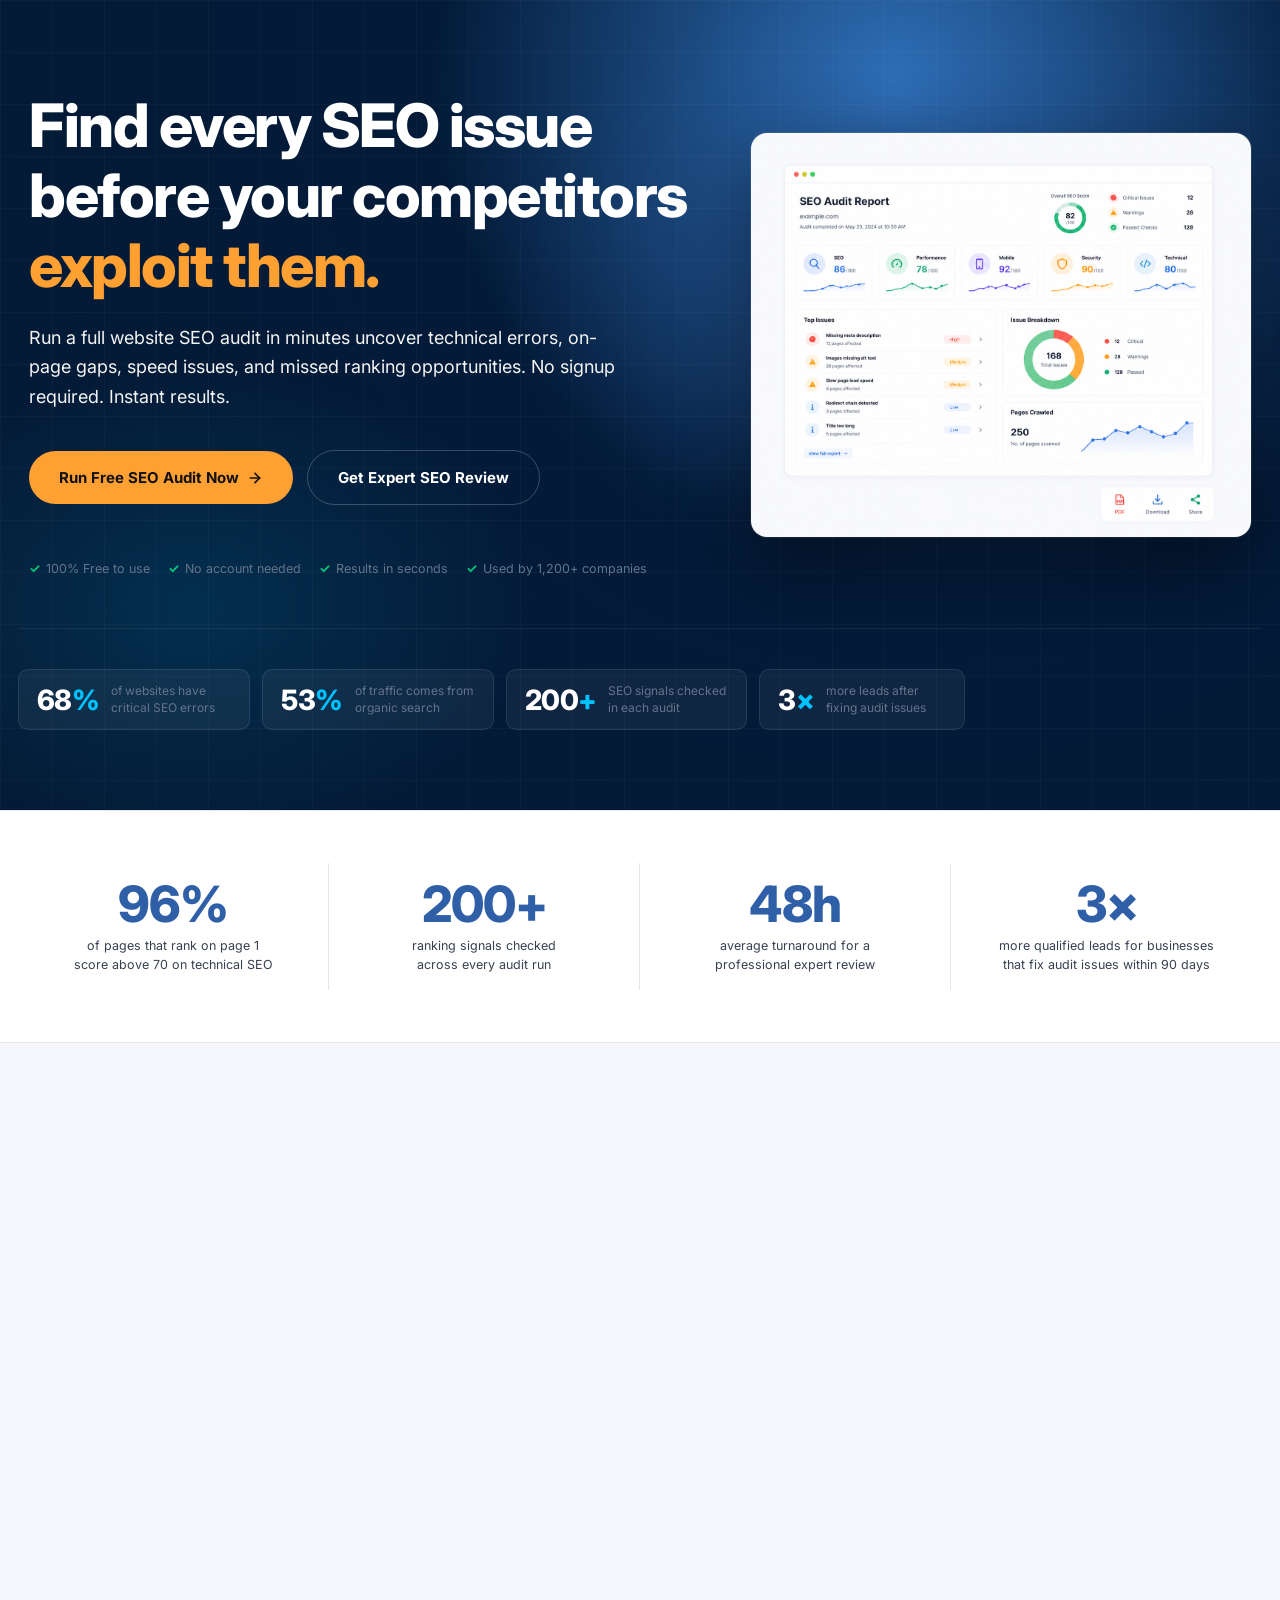
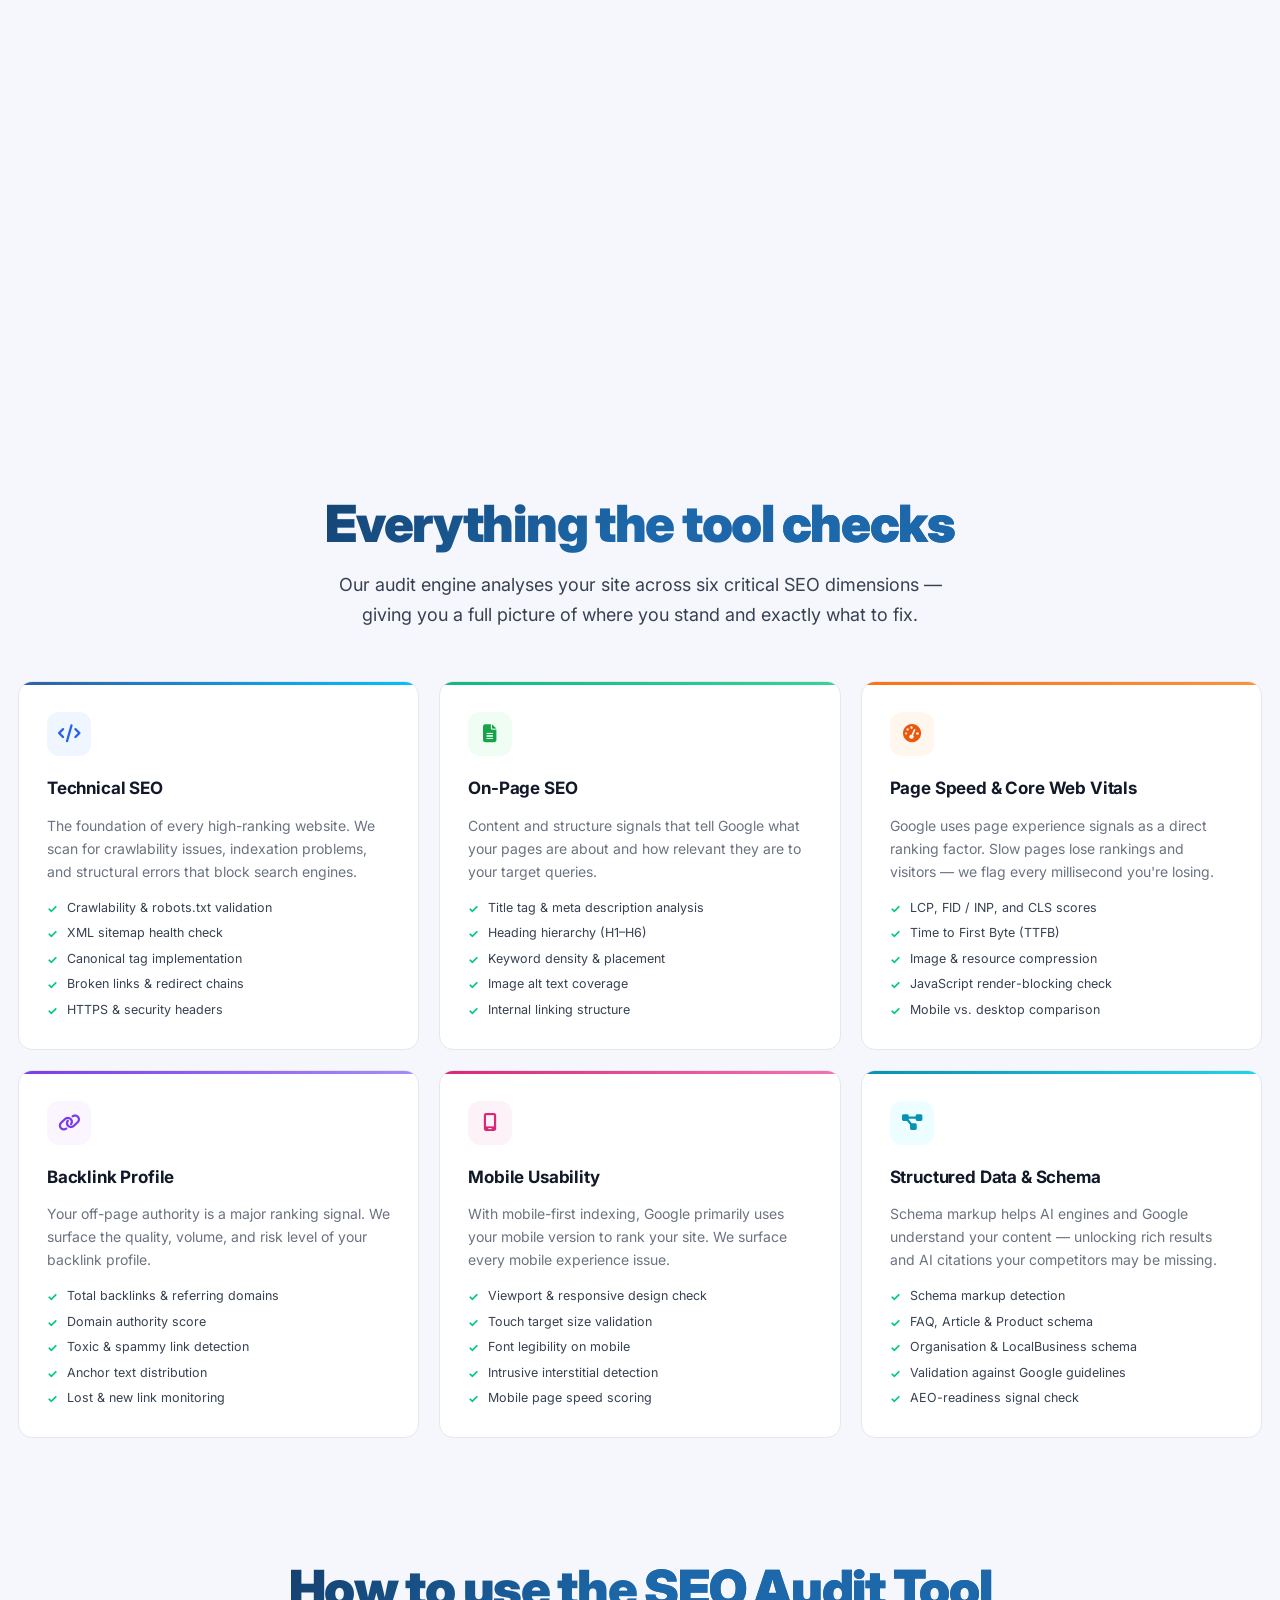
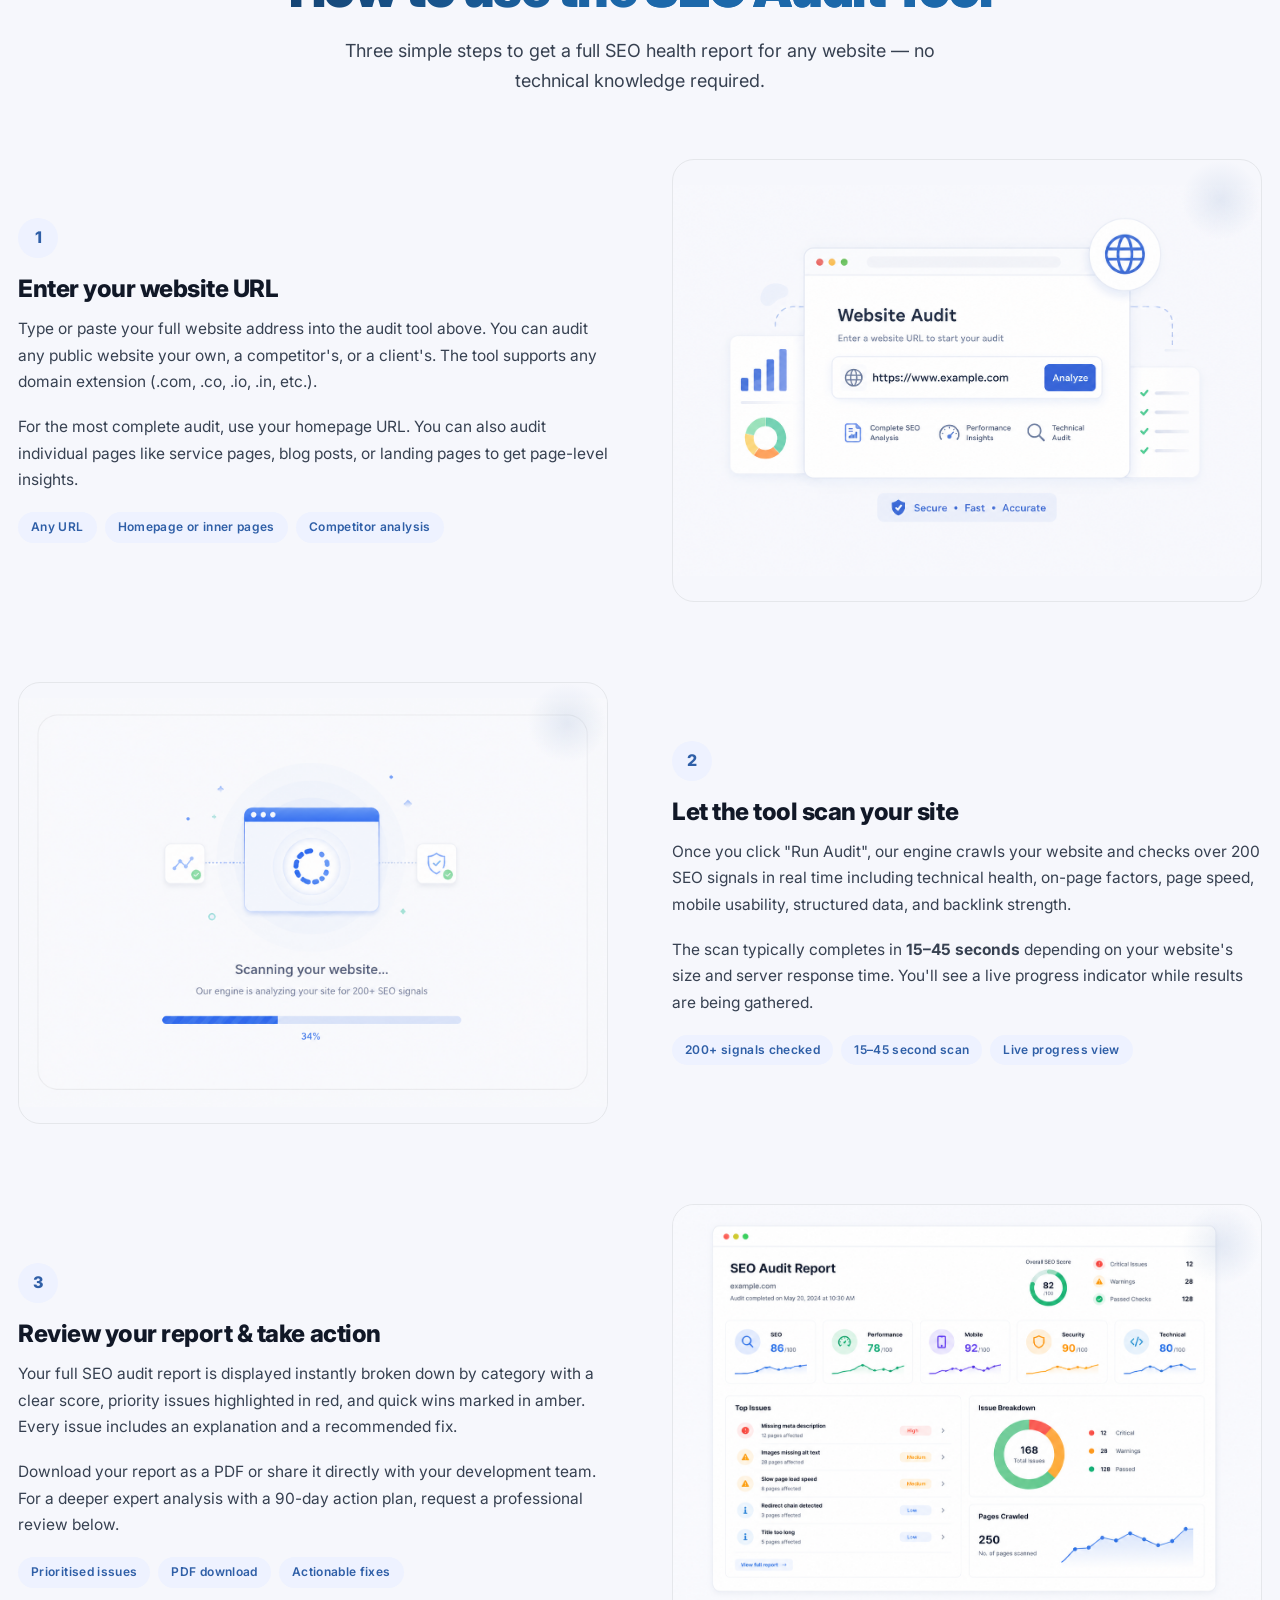
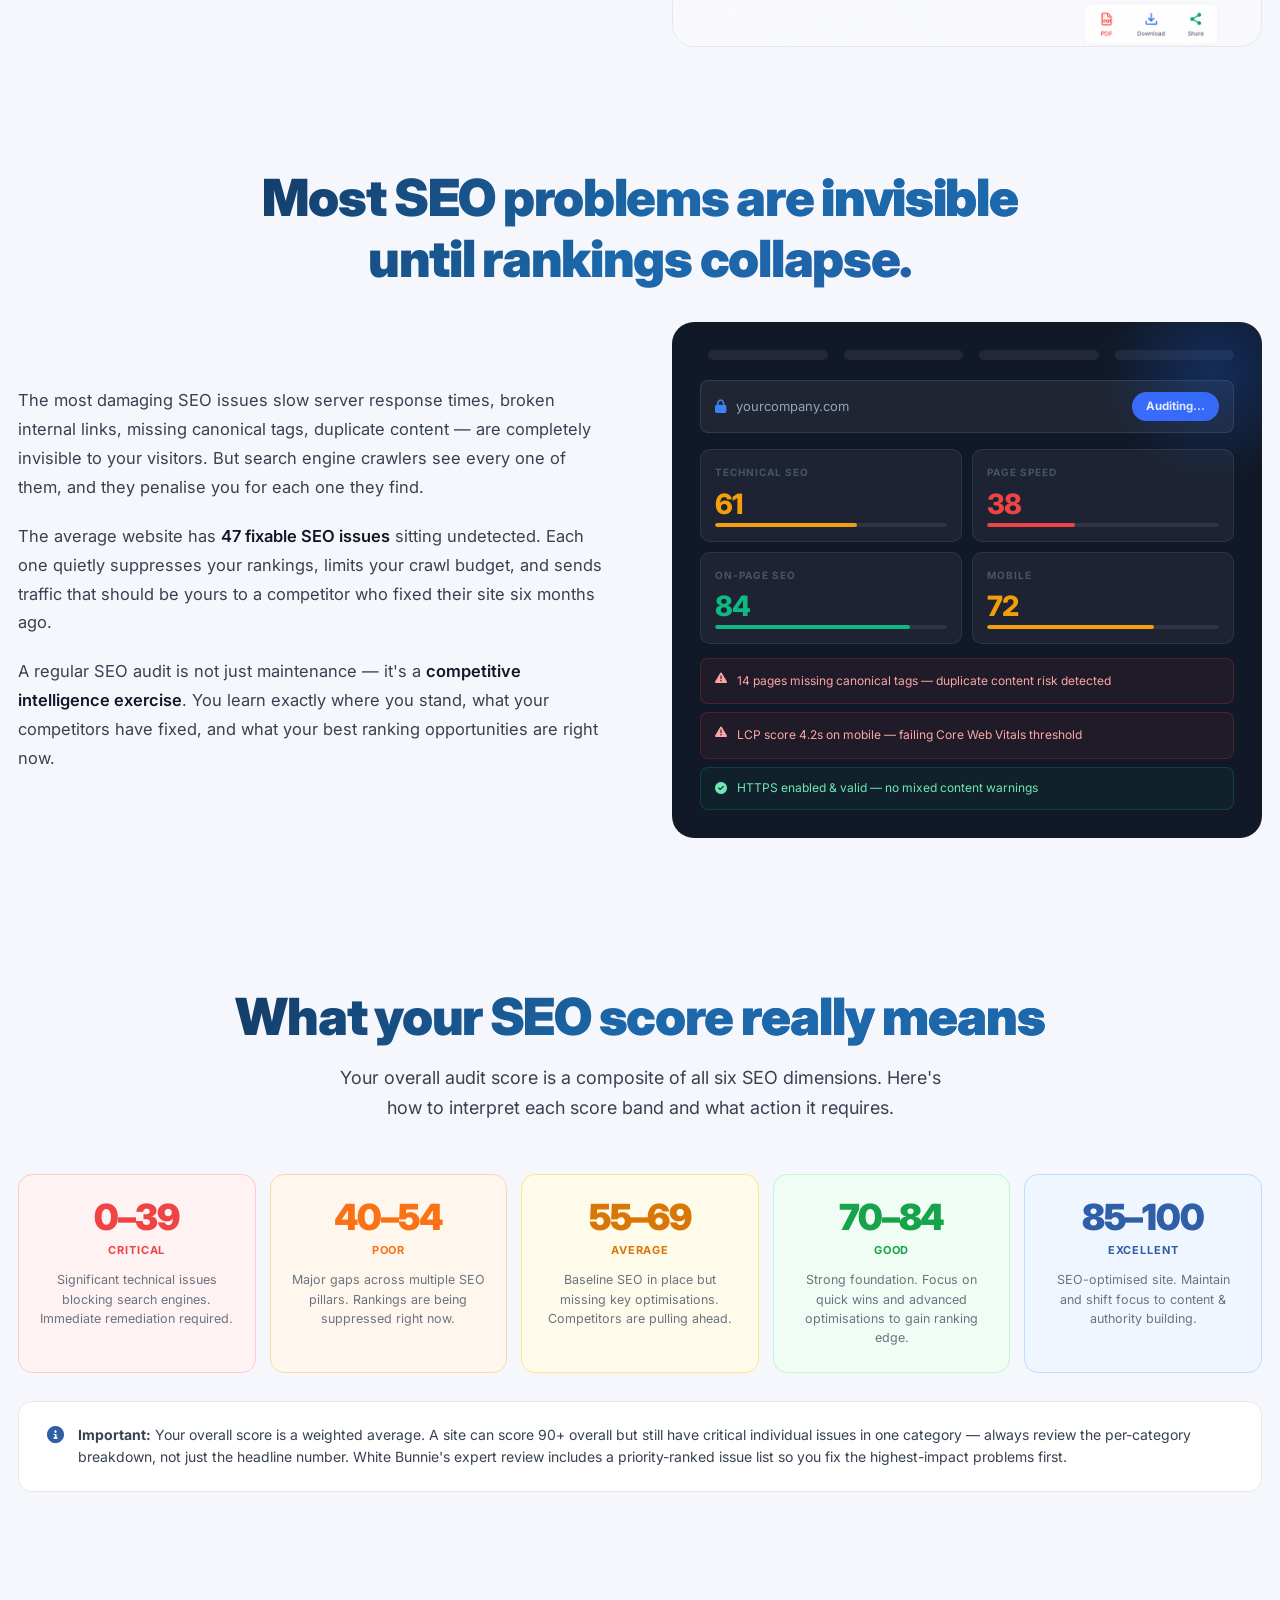
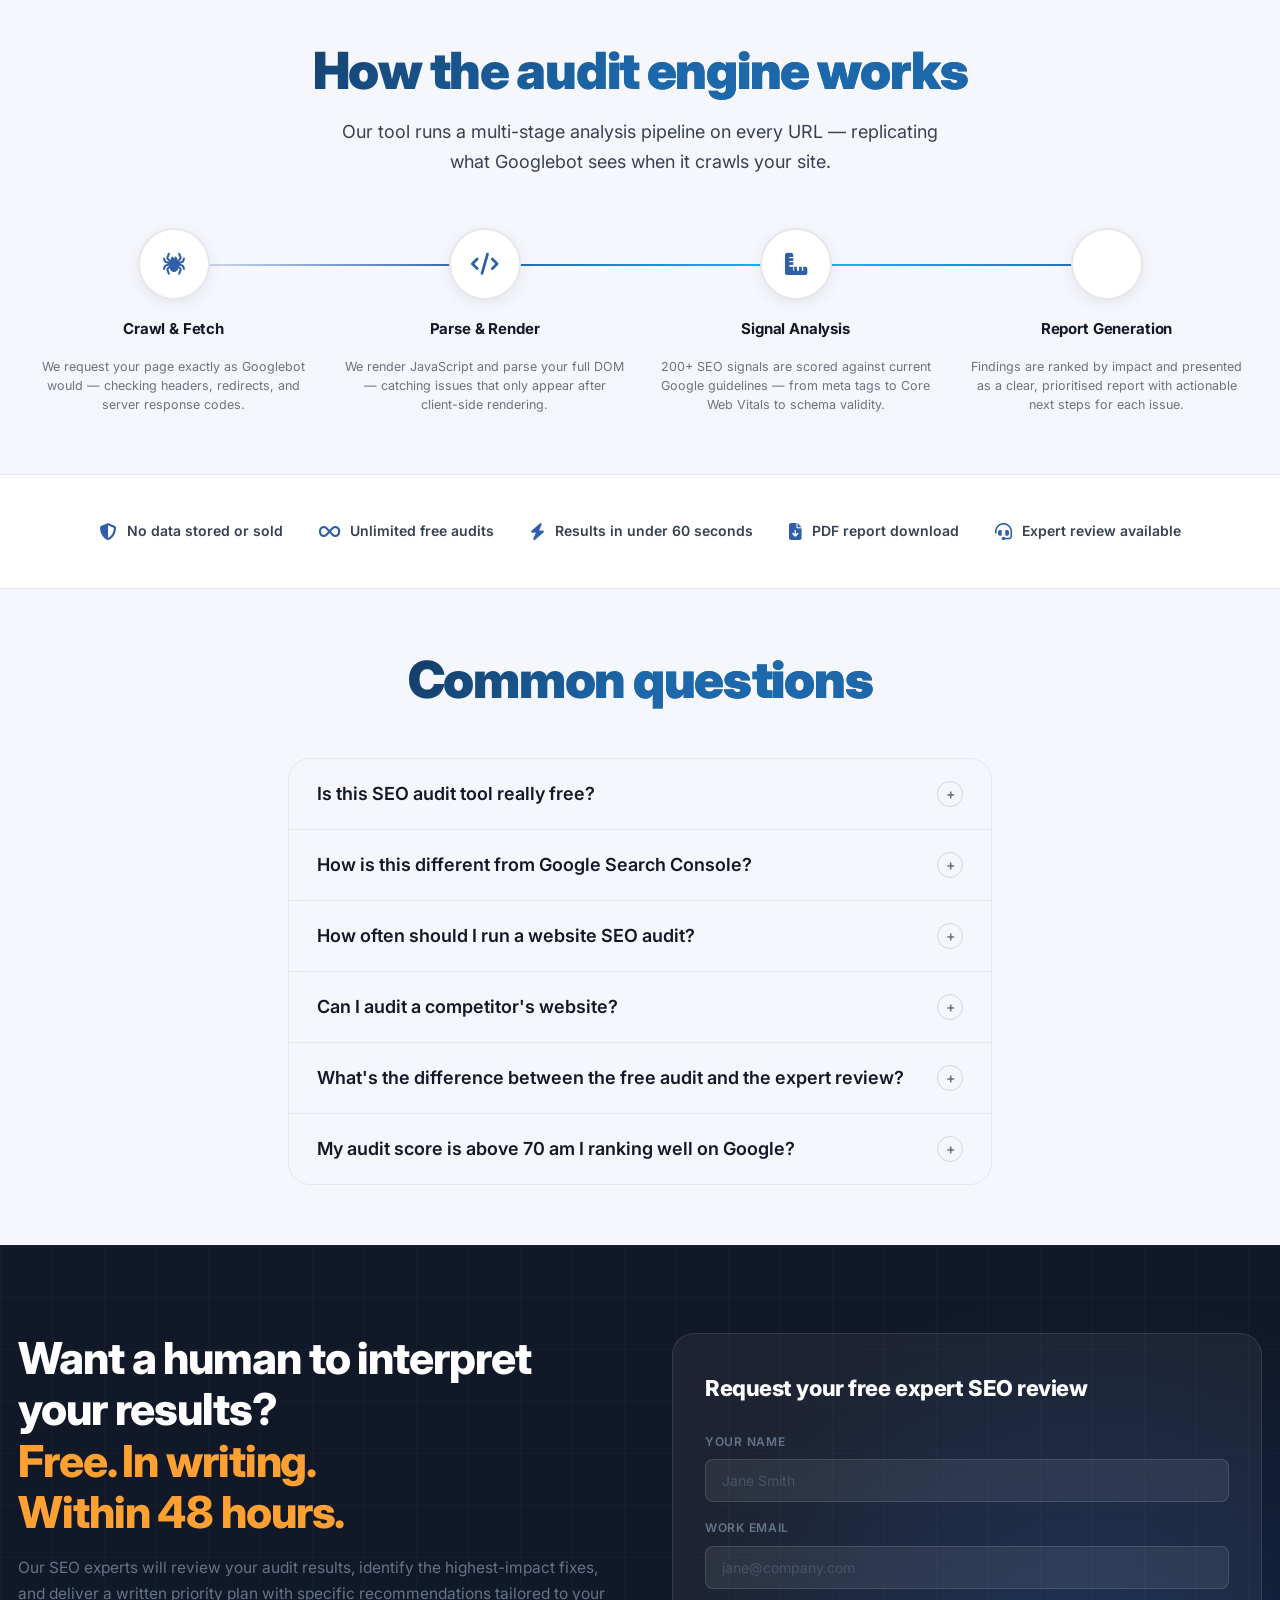
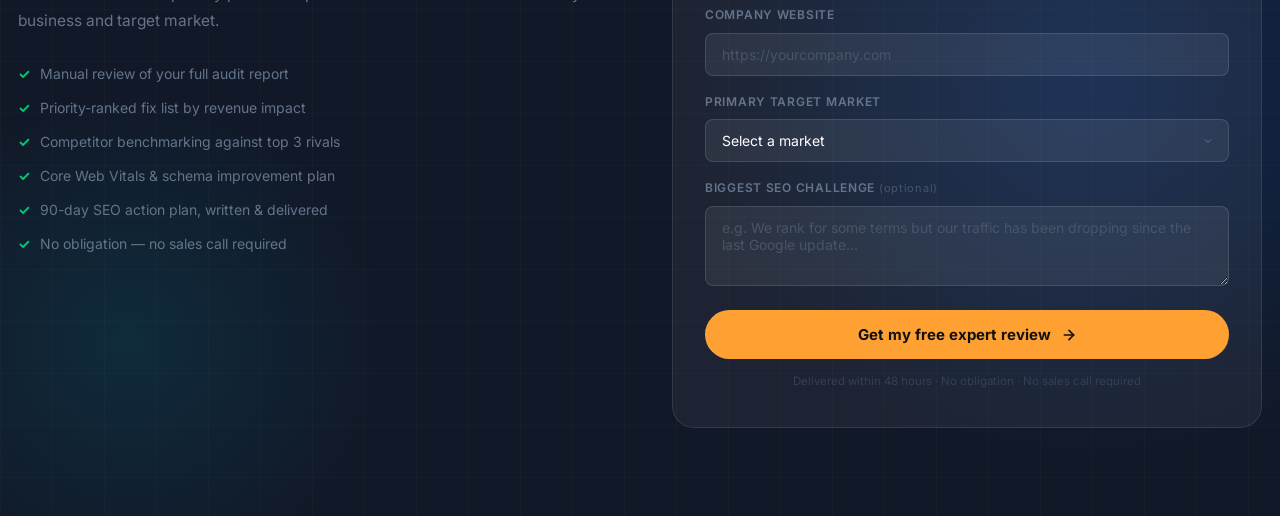
<file: free-seo-audit.html>
<!DOCTYPE html>
<html lang="en">
<head>
<meta charset="UTF-8">
<meta name="viewport" content="width=device-width, initial-scale=1.0">
<title>Free SEO Audit Tool – Analyse Your Website in Minutes | White Bunnie</title>
<meta name="description" content="Run a comprehensive SEO audit on any website instantly. Check technical SEO, on-page health, backlinks, Core Web Vitals, and more — free with White Bunnie's SEO Audit Tool.">
<link href='https://fonts.googleapis.com/css2?family=Inter:ital,wght@0,100;0,200;0,300;0,400;0,500;0,600;0,700;0,800;0,900;1,100;1,200;1,300;1,400;1,500;1,600;1,700;1,800;1,900&display=swap' rel='stylesheet'>
<link rel="stylesheet" href="https://cdnjs.cloudflare.com/ajax/libs/font-awesome/6.5.1/css/all.min.css">

<style>
/* ═══════════════════════════════════
   TOKENS
═══════════════════════════════════ */
:root {
  --blue:        #2f5fa7;
  --blue-dk:     #1e4a8f;
  --blue-lt:     #EEF2FF;
  --blue-mid:    #3D6BFF;
  --cyan:        #00C2FF;
  --ink:         #111827;
  --ink-2:       #1a2336;
  --ink-60:      #374151;
  --ink-40:      #6B7280;
  --ink-20:      #9ca3af;
  --border:      #e5e7eb;
  --border-dk:   #D1D5DB;
  --surface:     #f6f7fc;
  --paper:       #f6f7fc;
  --white:       #ffffff;
  --green:       #00C97A;
  --orange:      rgb(255,160,51);
  --sans:        'Inter', system-ui, sans-serif;
  --r-sm:        8px;
  --r-md:        14px;
  --r-lg:        22px;
  --r-xl:        32px;
}

/* ═══════════════════════════════════
   BASE
═══════════════════════════════════ */
*, *::before, *::after { box-sizing: border-box; margin: 0; padding: 0; }
html { scroll-behavior: smooth; }
body {
  font-family: var(--sans);
  font-size: 16px;
  color: var(--ink);
  background: var(--paper);
  line-height: 1.72;
  -webkit-font-smoothing: antialiased;
}
a { color: var(--blue); text-decoration: none; }
a:hover { text-decoration: underline; }
img { max-width: 100%; display: block; }

/* ═══════════════════════════════════
   LAYOUT
═══════════════════════════════════ */
.wrap    { max-width: 1300px; margin: 0 auto; padding: 0 18px; }
.wrap-sm { max-width: 760px;  margin: 0 auto; padding: 0 28px; }
.section { padding: 60px 0; }
.section-alt { background: var(--surface); }

/* ═══════════════════════════════════
   ANIMATIONS
═══════════════════════════════════ */
@keyframes fadeUp {
  from { opacity:0; transform:translateY(24px); }
  to   { opacity:1; transform:translateY(0); }
}
@keyframes pulseRing {
  0%   { box-shadow: 0 0 0 0 rgba(24,99,220,.4); }
  70%  { box-shadow: 0 0 0 12px rgba(24,99,220,0); }
  100% { box-shadow: 0 0 0 0 rgba(24,99,220,0); }
}
@keyframes scanLine {
  0%   { top: 0%; opacity: 1; }
  80%  { top: 96%; opacity: 1; }
  100% { top: 100%; opacity: 0; }
}
@keyframes gradMove {
  0%,100% { background-position: 0% 50%; }
  50%      { background-position: 100% 50%; }
}

.reveal {
  opacity: 0;
  transform: translateY(22px);
  transition: opacity .55s ease, transform .55s ease;
}
.reveal.in { opacity:1; transform:translateY(0); }
.reveal.d1 { transition-delay: .08s; }
.reveal.d2 { transition-delay: .16s; }
.reveal.d3 { transition-delay: .24s; }
.reveal.d4 { transition-delay: .32s; }
.reveal.d5 { transition-delay: .40s; }

/* ═══════════════════════════════════
   SECTION LABELS + HEADINGS
═══════════════════════════════════ */
.label {
  display: flex;
  width: fit-content;
  margin: 0 auto 18px;
  align-items: center;
  gap: 8px;
  font-size: 12px;
  font-weight: 700;
  letter-spacing: .1em;
  text-transform: uppercase;
  color: var(--blue);
  background: var(--blue-lt);
  border-radius: 100px;
  padding: 5px 14px;
}
.label.left { margin: 0 0 18px; }

h2.h-main {
  font-family: var(--sans);
  font-size: clamp(2rem, 4vw, 4rem);
  font-weight: 900;
  background: linear-gradient(135deg, #0F2443, #1C68AA, #265BA9);
  -webkit-background-clip: text;
  -webkit-text-fill-color: transparent;
  background-clip: text;
  line-height: 1.2;
  letter-spacing: -.025em;
  margin-bottom: 16px;
  text-align: center;
}
h2.h-main em { font-style: normal; color: #1C68AA; -webkit-text-fill-color: #1C68AA; }

.section-sub {
  font-size: 18px;
  color: var(--ink-60);
  line-height: 1.65;
  max-width: 640px;
  margin: 0 auto;
  text-align: center;
}
.center-text { text-align: center; }

/* ═══════════════════════════════════
   BUTTONS
═══════════════════════════════════ */
.btn {
  display: inline-flex;
  align-items: center;
  gap: 8px;
  font-family: var(--sans);
  font-size: 15px;
  font-weight: 700;
  padding: 14px 30px;
  border-radius: 30px;
  border: none;
  cursor: pointer;
  transition: transform .16s, box-shadow .16s, background .16s;
  text-decoration: none;
  white-space: nowrap;
}
.btn-primary {
  background: var(--orange);
  color: #111;
  border-radius: 50px;
}
.btn-primary:hover {
  background: rgb(255, 140, 20);
  transform: translateY(-2px);
  box-shadow: 0 8px 28px rgba(255,160,51,.35);
  color: #111;
  text-decoration: none;
}
.btn-outline {
  background: transparent;
  color: var(--white);
  border: 1.5px solid rgba(255,255,255,.22);
  border-radius: 50px;
}
.btn-outline:hover {
  background: rgba(255,255,255,.07);
  color: var(--white);
  text-decoration: none;
  transform: translateY(-1px);
}

/* ═══════════════════════════════════
   HERO
═══════════════════════════════════ */
.hero {
  position: relative;
  background: radial-gradient(circle at 70% 10%, #2e6fb7 0%, #031b39 40%, #041a35 100%);
  padding: 90px 0 80px;
  overflow: hidden;
}
.hero::before {
  content: '';
  position: absolute; inset: 0;
  background:
    radial-gradient(ellipse 55% 60% at 75% 35%, rgba(47,95,167,.35) 0%, transparent 65%),
    radial-gradient(ellipse 45% 50% at 15% 75%, rgba(0,194,255,.12) 0%, transparent 60%);
  pointer-events: none;
}
.hero::after {
  content: '';
  position: absolute; inset: 0;
  background-image:
    linear-gradient(rgba(255,255,255,.028) 1px, transparent 1px),
    linear-gradient(90deg, rgba(255,255,255,.028) 1px, transparent 1px);
  background-size: 52px 52px;
  pointer-events: none;
}
.hero-inner {
  position: relative;
  z-index: 2;
}
.hero-badge {
  display: inline-flex;
  align-items: center;
  gap: 9px;
  background: rgba(255,255,255,.07);
  border: 1px solid rgba(255,255,255,.13);
  border-radius: 100px;
  padding: 7px 18px 7px 11px;
  font-size: 11.5px;
  font-weight: 600;
  color: #93c5fd;
  letter-spacing: .07em;
  text-transform: uppercase;
  margin-bottom: 28px;
  animation: fadeUp .5s ease both;
}
.badge-dot {
  width: 8px; height: 8px;
  border-radius: 50%;
  background: var(--blue-mid);
  animation: pulseRing 2.2s infinite;
  flex-shrink: 0;
}
.hero h1 {
  font-family: var(--sans);
  font-size: clamp(36px, 5.2vw, 60px);
  font-weight: 800;
  color: var(--white);
  line-height: 1.17;
  letter-spacing: -.025em;
  margin-bottom: 22px;
  animation: fadeUp .55s .08s ease both;
}
.hero h1 em {
  font-style: normal;
  color: var(--orange);
}
.hero-sub {
  font-size: 18px;
  color: #f4f4f4;
  max-width: 600px;
  line-height: 1.65;
  margin-bottom: 38px;
  animation: fadeUp .55s .16s ease both;
}
.hero-cta-wrap {
  display: flex;
  align-items: center;
  flex-wrap: wrap;
  gap: 14px;
  margin-bottom: 52px;
  animation: fadeUp .55s .24s ease both;
}
.hero-trust {
  font-size: 12.5px;
  color: #64748b;
  display: flex;
  align-items: center;
  flex-wrap: wrap;
  gap: 18px;
}
.hero-trust span {
  display: flex;
  align-items: center;
  gap: 6px;
}
.hero-trust span::before {
  content: '✓';
  color: var(--green);
  font-weight: 700;
  font-size: 13px;
}

/* Hero stat pills */
.hero-stats {
  display: flex;
  flex-wrap: wrap;
  gap: 12px;
  padding-top: 40px;
  border-top: 1px solid rgba(255,255,255,.07);
  animation: fadeUp .55s .32s ease both;
}
.hero-stat {
  display: flex;
  align-items: center;
  gap: 12px;
  background: rgba(255,255,255,.05);
  border: 1px solid rgba(255,255,255,.09);
  border-radius: 10px;
  padding: 13px 18px;
}
.hs-num {
  font-family: var(--sans);
  font-size: 28px;
  font-weight: 800;
  color: var(--white);
  line-height: 1;
  white-space: nowrap;
  letter-spacing: -.02em;
}
.hs-num em { font-style: normal; color: var(--cyan); }
.hs-label {
  font-size: 12px;
  color: #64748b;
  line-height: 1.4;
  max-width: 120px;
}

/* Hero two-column layout */
.hero-layout {
  display: grid;
  grid-template-columns: 1fr 1fr;
  gap: 4rem;
  align-items: center;
  margin-bottom: 48px;
  
  display: flex;
  align-items: center;
  justify-content: center;
}

.hero-content { min-width: 0; }
.hero-img-wrap {
  position: relative;
  animation: fadeUp .6s .28s ease both;
  max-width: 500px;
}


.hero-img-wrap::before {
  content: '';
  position: absolute;
  inset: -28px;
  background: radial-gradient(ellipse 85% 75% at 50% 50%, rgba(47,95,167,.32) 0%, transparent 70%);
  border-radius: 40px;
  z-index: 0;
  pointer-events: none;
}
.hero-img-wrap img {
  position: relative;
  z-index: 1;
  width: 100%;
  height: auto;
  border-radius: 16px;
  display: block;
  box-shadow:
    0 28px 80px rgba(0,0,0,.45),
    0 0 0 1px rgba(255,255,255,.1);
}

/* ═══════════════════════════════════
   STATS BAR
═══════════════════════════════════ */
.stats-bar {
  background: var(--white);
  border-top: 1px solid var(--border);
  border-bottom: 1px solid var(--border);
  padding: 52px 0;
}
.stats-grid {
  display: grid;
  grid-template-columns: repeat(4, 1fr);
  gap: 0;
  text-align: center;
}
.stat-block {
  padding: 16px 20px;
  border-right: 1px solid var(--border);
}
.stat-block:last-child { border-right: none; }
.stat-num {
  font-family: var(--sans);
  font-size: 50px;
  font-weight: 800;
  color: var(--blue);
  line-height: 1;
  letter-spacing: -.025em;
  margin-bottom: 8px;
}
.stat-num em { font-style: normal; color: var(--blue); }
.stat-label {
  font-size: 12.5px;
  color: var(--ink-60);
  line-height: 1.45;
}

/* ═══════════════════════════════════
   PLUGIN SECTION
═══════════════════════════════════ */
.plugin-section {
  background: var(--ink);
  padding: 0;
  position: relative;
  overflow: hidden;
}
.plugin-header-area {
  padding: 88px 0 40px;
  position: relative;
  z-index: 2;
}
.plugin-notes-area {
  padding: 24px 0 64px;
  position: relative;
  z-index: 2;
}
.plugin-section::before {
  content: '';
  position: absolute; inset: 0;
  background:
    radial-gradient(ellipse 60% 70% at 50% 0%, rgba(47,95,167,.25) 0%, transparent 65%),
    radial-gradient(ellipse 40% 50% at 10% 90%, rgba(0,194,255,.1) 0%, transparent 60%);
  pointer-events: none;
}
.plugin-section::after {
  content: '';
  position: absolute; inset: 0;
  background-image:
    linear-gradient(rgba(255,255,255,.02) 1px, transparent 1px),
    linear-gradient(90deg, rgba(255,255,255,.02) 1px, transparent 1px);
  background-size: 52px 52px;
  pointer-events: none;
}
.plugin-inner {
  position: relative;
  z-index: 2;
}
.plugin-header {
  text-align: center;
  margin-bottom: 44px;
}
.plugin-section .label {
  color: #7EB5FF;
  background: rgba(26,75,255,.2);
  margin: 0 auto 18px;
}
.plugin-section h2.h-main {
  background: none;
  -webkit-background-clip: unset;
  -webkit-text-fill-color: var(--white);
  background-clip: unset;
  color: var(--white);
}
.plugin-section .section-sub { color: #94A3B8; }

/* Plugin embed placeholder */
.plugin-embed-wrap {
  width: 100%;
  height: 110vh;
  position: relative;
  z-index: 2;
  overflow: hidden;
}
.plugin-embed-icon {
  width: 64px; height: 64px;
  border-radius: 18px;
  background: rgba(61,107,255,.2);
  border: 1px solid rgba(61,107,255,.3);
  display: flex;
  align-items: center;
  justify-content: center;
  margin-bottom: 4px;
}
.plugin-embed-icon i { font-size: 28px; color: #7EB5FF; }
.plugin-embed-title {
  font-size: 22px;
  font-weight: 800;
  color: var(--white);
  letter-spacing: -.02em;
  text-align: center;
}
.plugin-embed-sub {
  font-size: 14px;
  color: #475569;
  text-align: center;
  max-width: 420px;
  line-height: 1.6;
}
.plugin-embed-badge {
  display: inline-flex;
  align-items: center;
  gap: 7px;
  font-size: 11.5px;
  font-weight: 600;
  letter-spacing: .06em;
  text-transform: uppercase;
  color: #94a3b8;
  background: rgba(255,255,255,.05);
  border: 1px solid rgba(255,255,255,.1);
  border-radius: 100px;
  padding: 5px 14px;
  margin-top: 8px;
}
.plugin-embed-badge i { color: var(--orange); }

/* iframe inside plugin embed */
.seo-iframe {
  position: absolute;
  inset: 0;
  width: 100%;
  height: 100%;
  border: none;
  border-radius: 0;
  display: block;
}

/* Scan animation inside placeholder */
.scan-line {
  position: absolute;
  left: 0; right: 0;
  height: 2px;
  background: linear-gradient(90deg, transparent, rgba(61,107,255,.5), var(--cyan), rgba(61,107,255,.5), transparent);
  animation: scanLine 3s ease-in-out infinite;
  pointer-events: none;
}

/* Plugin notes row */
.plugin-notes {
  display: flex;
  align-items: center;
  justify-content: center;
  flex-wrap: wrap;
  gap: 24px;
  margin-top: 24px;
}
.plugin-note {
  display: flex;
  align-items: center;
  gap: 8px;
  font-size: 13px;
  color: #475569;
}
.plugin-note i { color: var(--green); font-size: 12px; }

/* ═══════════════════════════════════
   WHAT WE AUDIT (FEATURE CARDS)
═══════════════════════════════════ */
.audit-grid {
  display: grid;
  grid-template-columns: repeat(3, 1fr);
  gap: 20px;
  margin-top: 52px;
}
.audit-card {
  background: var(--white);
  border: 1px solid var(--border);
  border-radius: var(--r-md);
  padding: 30px 28px;
  position: relative;
  overflow: hidden;
  transition: border-color .2s, box-shadow .2s, transform .2s;
}
.audit-card::before {
  content: '';
  position: absolute;
  top: 0; left: 0; right: 0;
  height: 3px;
  border-radius: var(--r-md) var(--r-md) 0 0;
}
.audit-card:hover {
  border-color: #bfdbfe;
  box-shadow: 0 8px 32px rgba(24,99,220,.1);
  transform: translateY(-3px);
}
.ac-blue::before   { background: linear-gradient(90deg, var(--blue), var(--cyan)); }
.ac-green::before  { background: linear-gradient(90deg, #10b981, #34d399); }
.ac-purple::before { background: linear-gradient(90deg, #7c3aed, #a78bfa); }
.ac-orange::before { background: linear-gradient(90deg, #f97316, #fb923c); }
.ac-pink::before   { background: linear-gradient(90deg, #db2777, #f472b6); }
.ac-teal::before   { background: linear-gradient(90deg, #0891b2, #22d3ee); }

.audit-card-ico {
  width: 44px; height: 44px;
  border-radius: 12px;
  display: flex;
  align-items: center;
  justify-content: center;
  margin-bottom: 18px;
  flex-shrink: 0;
}
.ico-blue   { background: #eff6ff; }
.ico-green  { background: #f0fdf4; }
.ico-purple { background: #faf5ff; }
.ico-orange { background: #fff7ed; }
.ico-pink   { background: #fdf2f8; }
.ico-teal   { background: #ecfeff; }

.audit-card-ico i { font-size: 18px; }
.ico-blue   i { color: #2563eb; }
.ico-green  i { color: #16a34a; }
.ico-purple i { color: #7c3aed; }
.ico-orange i { color: #ea580c; }
.ico-pink   i { color: #db2777; }
.ico-teal   i { color: #0891b2; }

.audit-card h3 {
  font-size: 17px;
  font-weight: 700;
  color: var(--ink);
  letter-spacing: -.01em;
  margin-bottom: 10px;
}
.audit-card p {
  font-size: 14px;
  color: var(--ink-40);
  line-height: 1.65;
  margin-bottom: 16px;
}
.audit-checks {
  list-style: none;
  display: flex;
  flex-direction: column;
  gap: 7px;
}
.audit-checks li {
  display: flex;
  align-items: flex-start;
  gap: 9px;
  font-size: 12.5px;
  color: var(--ink-60);
  line-height: 1.45;
}
.audit-checks li::before {
  content: '✓';
  color: var(--green);
  font-weight: 700;
  font-size: 12px;
  flex-shrink: 0;
  margin-top: 1px;
}

/* ═══════════════════════════════════
   HOW TO USE THE TOOL
═══════════════════════════════════ */
.how-steps {
  display: flex;
  flex-direction: column;
  gap: 80px;
  margin-top: 64px;
}
.how-step {
  display: grid;
  grid-template-columns: 1fr 1fr;
  gap: 64px;
  align-items: center;
}
.how-step.reverse { direction: rtl; }
.how-step.reverse > * { direction: ltr; }

.step-text {}
.step-num {
  display: inline-flex;
  align-items: center;
  justify-content: center;
  width: 40px; height: 40px;
  border-radius: 50%;
  background: var(--blue-lt);
  color: var(--blue);
  font-size: 16px;
  font-weight: 800;
  letter-spacing: -.02em;
  margin-bottom: 16px;
}
.step-text h3 {
  font-size: 24px;
  font-weight: 800;
  color: var(--ink);
  letter-spacing: -.02em;
  margin-bottom: 12px;
  line-height: 1.25;
}
.step-text p {
  font-size: 15.5px;
  color: var(--ink-60);
  line-height: 1.72;
  margin-bottom: 18px;
}
.step-tags {
  display: flex;
  flex-wrap: wrap;
  gap: 8px;
}
.step-tag {
  font-size: 12px;
  font-weight: 600;
  padding: 5px 13px;
  border-radius: 100px;
  background: var(--blue-lt);
  color: var(--blue);
  letter-spacing: .03em;
}

/* Image placeholder */
.step-img {
  border-radius: var(--r-lg);
  overflow: hidden;
  background: var(--surface);
  border: 1px solid var(--border);
  aspect-ratio: 4/3;
  display: flex;
  flex-direction: column;
  align-items: center;
  justify-content: center;
  gap: 12px;
  position: relative;
}
.step-img .ph-icon {
  width: 52px; height: 52px;
  border-radius: 14px;
  background: var(--blue-lt);
  display: flex;
  align-items: center;
  justify-content: center;
}
.step-img .ph-icon i { font-size: 22px; color: var(--blue); }
.step-img .ph-label {
  font-size: 13px;
  font-weight: 600;
  color: var(--ink-20);
  text-align: center;
  padding: 0 24px;
}
.step-img .ph-sub {
  font-size: 11.5px;
  color: #d1d5db;
  text-align: center;
}
/* Decorative corner accent */
.step-img::before {
  content: '';
  position: absolute;
  top: 0; right: 0;
  width: 80px; height: 80px;
  background: radial-gradient(circle, rgba(47,95,167,.1) 0%, transparent 70%);
}

/* ═══════════════════════════════════
   WHY AUDITS MATTER (PROBLEM)
═══════════════════════════════════ */
.problem-layout {
  display: grid;
  grid-template-columns: 1fr 1fr;
  gap: 64px;
  align-items: center;
  margin-top: 32px;
}
.problem-text p {
  font-size: 16.5px;
  color: var(--ink-60);
  line-height: 1.75;
  margin-bottom: 20px;
}
.problem-text p strong { color: var(--ink); font-weight: 600; }
.problem-text p:last-child { margin-bottom: 0; }

/* Mock audit panel */
.audit-mock {
  background: var(--ink);
  border-radius: var(--r-lg);
  padding: 28px;
  position: relative;
  overflow: hidden;
}
.audit-mock::before {
  content: '';
  position: absolute;
  top: -60px; right: -60px;
  width: 220px; height: 220px;
  border-radius: 50%;
  background: radial-gradient(circle, rgba(24,99,220,.28) 0%, transparent 70%);
  pointer-events: none;
}
.mock-bar {
  display: flex;
  align-items: center;
  gap: 8px;
  margin-bottom: 20px;
}
.mock-dot { width: 10px; height: 10px; border-radius: 50%; }
.d-red   { background: #ef4444; }
.d-amber { background: #f59e0b; }
.d-green { background: #10b981; }
.mock-bar span {
  flex: 1;
  height: 10px;
  background: rgba(255,255,255,.07);
  border-radius: 5px;
  margin-left: 8px;
}
.mock-url-bar {
  background: rgba(255,255,255,.06);
  border: 1px solid rgba(255,255,255,.1);
  border-radius: 8px;
  padding: 11px 14px;
  margin-bottom: 16px;
  display: flex;
  align-items: center;
  gap: 10px;
}
.mock-url-bar i { color: #3b82f6; font-size: 13px; }
.mock-url-text { font-size: 13px; color: #94a3b8; flex: 1; }
.mock-url-btn {
  font-size: 11.5px;
  font-weight: 700;
  padding: 5px 14px;
  background: var(--blue-mid);
  color: var(--white);
  border-radius: 50px;
  white-space: nowrap;
}
.mock-score-row {
  display: grid;
  grid-template-columns: repeat(2, 1fr);
  gap: 10px;
  margin-bottom: 14px;
}
.mock-score-card {
  background: rgba(255,255,255,.05);
  border: 1px solid rgba(255,255,255,.08);
  border-radius: 10px;
  padding: 14px;
}
.msc-label {
  font-size: 10px;
  font-weight: 700;
  letter-spacing: .1em;
  text-transform: uppercase;
  color: #475569;
  margin-bottom: 8px;
}
.msc-score {
  font-size: 28px;
  font-weight: 800;
  line-height: 1;
  letter-spacing: -.02em;
  margin-bottom: 5px;
}
.msc-score.s-good  { color: #10b981; }
.msc-score.s-warn  { color: #f59e0b; }
.msc-score.s-bad   { color: #ef4444; }
.msc-bar-track {
  height: 4px;
  background: rgba(255,255,255,.08);
  border-radius: 4px;
  overflow: hidden;
}
.msc-bar-fill { height: 100%; border-radius: 4px; }
.fill-good  { background: #10b981; }
.fill-warn  { background: #f59e0b; }
.fill-bad   { background: #ef4444; }
.mock-issue {
  display: flex;
  align-items: flex-start;
  gap: 10px;
  background: rgba(239,68,68,.07);
  border: 1px solid rgba(239,68,68,.2);
  border-radius: 8px;
  padding: 12px 14px;
  font-size: 12px;
  color: #fca5a5;
  margin-bottom: 8px;
}
.mock-issue i { font-size: 12px; flex-shrink: 0; margin-top: 1px; }
.mock-ok {
  display: flex;
  align-items: center;
  gap: 10px;
  background: rgba(16,185,129,.06);
  border: 1px solid rgba(16,185,129,.2);
  border-radius: 8px;
  padding: 10px 14px;
  font-size: 12px;
  color: #6ee7b7;
}
.mock-ok i { font-size: 12px; flex-shrink: 0; }

/* ═══════════════════════════════════
   SCORE SCALE SECTION
═══════════════════════════════════ */
.score-scale-section {
  background: var(--surface);
  padding: 88px 0;
}
.score-tiers {
  display: grid;
  grid-template-columns: repeat(5, 1fr);
  gap: 14px;
  margin-top: 52px;
}
.score-tier {
  border-radius: var(--r-md);
  padding: 24px 20px;
  text-align: center;
  transition: transform .2s, box-shadow .2s;
  cursor: default;
}
.score-tier:hover {
  transform: translateY(-4px);
  box-shadow: 0 10px 32px rgba(0,0,0,.1);
}
.st-f { background: #fef2f2; border: 1px solid #fecaca; }
.st-d { background: #fff7ed; border: 1px solid #fed7aa; }
.st-c { background: #fffbeb; border: 1px solid #fde68a; }
.st-b { background: #f0fdf4; border: 1px solid #bbf7d0; }
.st-a { background: #eff6ff; border: 1px solid #bfdbfe; }

.tier-score {
  font-size: 36px;
  font-weight: 900;
  line-height: 1;
  letter-spacing: -.03em;
  margin-bottom: 6px;
}
.st-f .tier-score  { color: #ef4444; }
.st-d .tier-score  { color: #f97316; }
.st-c .tier-score  { color: #d97706; }
.st-b .tier-score  { color: #16a34a; }
.st-a .tier-score  { color: var(--blue); }

.tier-label {
  font-size: 11px;
  font-weight: 700;
  text-transform: uppercase;
  letter-spacing: .08em;
  margin-bottom: 10px;
}
.st-f .tier-label  { color: #ef4444; }
.st-d .tier-label  { color: #f97316; }
.st-c .tier-label  { color: #d97706; }
.st-b .tier-label  { color: #16a34a; }
.st-a .tier-label  { color: var(--blue); }

.tier-desc {
  font-size: 12.5px;
  color: var(--ink-40);
  line-height: 1.55;
}

.score-note {
  margin-top: 28px;
  padding: 22px 28px;
  background: var(--white);
  border: 1px solid var(--border);
  border-radius: var(--r-md);
  display: flex;
  align-items: flex-start;
  gap: 14px;
  font-size: 14px;
  color: var(--ink-60);
  line-height: 1.6;
}
.score-note i { color: var(--blue); font-size: 17px; flex-shrink: 0; margin-top: 2px; }

/* ═══════════════════════════════════
   PROCESS PIPELINE
═══════════════════════════════════ */
.pipeline-wrap {
  margin-top: 52px;
}
.pipeline-track {
  display: grid;
  grid-template-columns: repeat(4, 1fr);
  gap: 0;
  position: relative;
}
.pipeline-track::before {
  content: '';
  position: absolute;
  top: 36px; left: 10%; right: 10%;
  height: 2px;
  background: linear-gradient(90deg, var(--blue-lt), var(--blue), var(--cyan), var(--blue));
  z-index: 0;
}
.pipeline-step {
  display: flex;
  flex-direction: column;
  align-items: center;
  text-align: center;
  gap: 16px;
  padding: 0 16px;
  position: relative;
  z-index: 1;
}
.ps-circle {
  width: 72px; height: 72px;
  border-radius: 50%;
  background: var(--white);
  border: 2px solid var(--border);
  display: flex;
  align-items: center;
  justify-content: center;
  box-shadow: 0 4px 16px rgba(0,0,0,.07);
  transition: border-color .2s, box-shadow .2s;
}
.pipeline-step:hover .ps-circle {
  border-color: var(--blue);
  box-shadow: 0 6px 24px rgba(47,95,167,.18);
}
.ps-circle i { font-size: 22px; color: var(--blue); }
.ps-title {
  font-size: 15px;
  font-weight: 700;
  color: var(--ink);
  letter-spacing: -.01em;
}
.ps-sub {
  font-size: 12.5px;
  color: var(--ink-40);
  line-height: 1.5;
}

/* ═══════════════════════════════════
   FAQ
═══════════════════════════════════ */
.faq-wrap {
  max-width: 820px;
  margin: 48px auto 0;
  border: 1px solid var(--border);
  border-radius: var(--r-lg);
  overflow: hidden;
}
.faq-item { border-bottom: 1px solid var(--border); }
.faq-item:last-child { border-bottom: none; }
.faq-btn {
  width: 100%;
  background: none;
  border: none;
  padding: 22px 28px;
  text-align: left;
  font-family: var(--sans);
  font-size: 18px;
  font-weight: 600;
  color: var(--ink);
  cursor: pointer;
  display: flex;
  justify-content: space-between;
  align-items: center;
  gap: 16px;
  transition: background .15s;
}
.faq-btn:hover { background: var(--surface); }
.faq-icon {
  width: 26px; height: 26px;
  border-radius: 50%;
  border: 1.5px solid var(--border-dk);
  display: flex;
  align-items: center;
  justify-content: center;
  flex-shrink: 0;
  transition: all .2s;
  font-size: 14px;
  color: var(--ink-40);
}
.faq-item.open .faq-icon {
  background: var(--blue);
  border-color: var(--blue);
  color: var(--white);
  transform: rotate(45deg);
}
.faq-body {
  max-height: 0;
  overflow: hidden;
  transition: max-height .35s ease;
}
.faq-item.open .faq-body { max-height: 360px; }
.faq-body-inner {
  padding: 0 28px 22px;
  font-size: 14.5px;
  color: var(--ink-40);
  line-height: 1.75;
}

/* ═══════════════════════════════════
   TRUST BAR
═══════════════════════════════════ */
.trust-bar {
  padding: 44px 0;
  background: var(--white);
  border-top: 1px solid var(--border);
  border-bottom: 1px solid var(--border);
}
.trust-row {
  display: flex;
  align-items: center;
  justify-content: center;
  flex-wrap: wrap;
  gap: 36px;
}
.trust-item {
  display: flex;
  align-items: center;
  gap: 10px;
  font-size: 14px;
  font-weight: 600;
  color: var(--ink-60);
}
.trust-item i { color: var(--blue); font-size: 17px; }

/* ═══════════════════════════════════
   FINAL CTA + FORM
═══════════════════════════════════ */
.cta-section {
  background: var(--ink);
  padding: 88px 0;
  position: relative;
  overflow: hidden;
}
.cta-section::before {
  content: '';
  position: absolute; inset: 0;
  background:
    radial-gradient(ellipse 50% 70% at 85% 50%, rgba(24,99,220,.22) 0%, transparent 65%),
    radial-gradient(ellipse 35% 50% at 10% 80%, rgba(6,182,212,.12) 0%, transparent 60%);
  pointer-events: none;
}
.cta-section::after {
  content: '';
  position: absolute; inset: 0;
  background-image:
    linear-gradient(rgba(255,255,255,.02) 1px, transparent 1px),
    linear-gradient(90deg, rgba(255,255,255,.02) 1px, transparent 1px);
  background-size: 52px 52px;
  pointer-events: none;
}
.cta-inner {
  position: relative;
  z-index: 2;
  display: grid;
  grid-template-columns: 1fr 1fr;
  gap: 64px;
  align-items: start;
}
.cta-left h2 {
  font-family: var(--sans);
  font-size: clamp(26px, 3.6vw, 44px);
  font-weight: 800;
  color: var(--white);
  line-height: 1.17;
  letter-spacing: -.025em;
  margin-bottom: 16px;
}
.cta-left h2 em { font-style: normal; color: var(--orange); }
.cta-left p {
  font-size: 15.5px;
  color: #64748b;
  line-height: 1.7;
  margin-bottom: 28px;
}
.cta-includes {
  list-style: none;
  display: flex;
  flex-direction: column;
  gap: 10px;
}
.cta-includes li {
  display: flex;
  align-items: center;
  gap: 10px;
  font-size: 14px;
  color: #64748b;
}
.cta-includes li::before {
  content: '✓';
  color: var(--green);
  font-weight: 700;
  font-size: 14px;
  flex-shrink: 0;
}
.cta-form {
  background: rgba(255,255,255,.05);
  border: 1px solid rgba(255,255,255,.1);
  border-radius: var(--r-lg);
  padding: 36px 32px;
}
.form-title {
  font-family: var(--sans);
  font-size: 22px;
  font-weight: 800;
  color: var(--white);
  letter-spacing: -.02em;
  margin-bottom: 24px;
}
.form-group { margin-bottom: 16px; }
.form-group label {
  display: block;
  font-size: 12px;
  font-weight: 600;
  letter-spacing: .06em;
  text-transform: uppercase;
  color: #64748b;
  margin-bottom: 7px;
}
.form-group input,
.form-group select,
.form-group textarea {
  width: 100%;
  background: rgba(255,255,255,.07);
  border: 1px solid rgba(255,255,255,.12);
  border-radius: 8px;
  padding: 12px 16px;
  font-family: var(--sans);
  font-size: 14px;
  color: var(--white);
  outline: none;
  transition: border-color .2s;
  appearance: none;
}
.form-group select {
  background-image: url("data:image/svg+xml,%3Csvg xmlns='http://www.w3.org/2000/svg' width='12' height='12' viewBox='0 0 24 24' fill='none' stroke='%2364748b' stroke-width='2'%3E%3Cpolyline points='6,9 12,15 18,9'/%3E%3C/svg%3E");
  background-repeat: no-repeat;
  background-position: right 14px center;
  background-color: rgba(255,255,255,.07);
  padding-right: 38px;
  cursor: pointer;
}
.form-group select option { background: #1a2336; color: var(--white); }
.form-group textarea { resize: vertical; min-height: 80px; }
.form-group input::placeholder,
.form-group textarea::placeholder { color: #475569; }
.form-group input:focus,
.form-group select:focus,
.form-group textarea:focus {
  border-color: rgba(59,130,246,.5);
  background: rgba(255,255,255,.09);
}
.form-submit {
  width: 100%;
  background: var(--orange);
  color: #111;
  border: none;
  border-radius: 50px;
  padding: 15px 24px;
  font-family: var(--sans);
  font-size: 15px;
  font-weight: 700;
  cursor: pointer;
  transition: all .2s;
  margin-top: 8px;
  display: flex;
  align-items: center;
  justify-content: center;
  gap: 10px;
}
.form-submit:hover {
  background: rgb(255,140,20);
  transform: translateY(-2px);
  box-shadow: 0 8px 28px rgba(255,160,51,.35);
}
.form-note {
  font-size: 11.5px;
  color: #334155;
  text-align: center;
  margin-top: 14px;
  line-height: 1.5;
}
.form-success {
  display: none;
  text-align: center;
  padding: 32px;
}
.form-success.show { display: block; }
.success-icon {
  width: 56px; height: 56px;
  border-radius: 50%;
  background: rgba(16,185,129,.15);
  border: 2px solid rgba(16,185,129,.3);
  display: flex;
  align-items: center;
  justify-content: center;
  margin: 0 auto 18px;
  font-size: 24px;
}
.form-success h3 {
  font-size: 22px;
  font-weight: 800;
  color: var(--white);
  letter-spacing: -.02em;
  margin-bottom: 10px;
}
.form-success p {
  font-size: 14px;
  color: #64748b;
  line-height: 1.65;
}

/* ═══════════════════════════════════
   RESPONSIVE
═══════════════════════════════════ */
@media (max-width: 1020px) {
  .audit-grid { grid-template-columns: repeat(2, 1fr); }
  .score-tiers { grid-template-columns: repeat(3, 1fr); }
  .pipeline-track { grid-template-columns: repeat(2, 1fr); gap: 32px; }
  .pipeline-track::before { display: none; }
  .hero-layout { gap: 36px; }
}

@media (max-width: 920px) {
  .problem-layout,
  .cta-inner { grid-template-columns: 1fr; }
  .how-step,
  .how-step.reverse { grid-template-columns: 1fr; direction: ltr; }
  .stats-grid { grid-template-columns: repeat(2, 1fr); }
  .stat-block { border-right: none; border-bottom: 1px solid var(--border); }
  .stat-block:last-child { border-bottom: none; }
  .hero-layout {
    grid-template-columns: 1fr;
    gap: 40px;
    margin-bottom: 40px;
  }
  .hero-img-wrap {
    max-width: 520px;
    margin: 0 auto;
    width: 100%;
  }
}

@media (max-width: 640px) {
  .section { padding: 56px 0; }
  .hero { padding: 64px 0 56px; }
  .audit-grid { grid-template-columns: 1fr; }
  .score-tiers { grid-template-columns: repeat(2, 1fr); }
  .pipeline-track { grid-template-columns: 1fr; }
  .hero-stats { gap: 10px; }
  .hero-stat { padding: 11px 14px; }
  .hs-num { font-size: 22px; }
  .cta-form { padding: 28px 22px; }
  /* .plugin-embed-wrap { min-height: 300px; padding: 36px 20px; } */
  .trust-row { gap: 20px; }
}

@media (max-width: 440px) {
  .score-tiers { grid-template-columns: 1fr 1fr; }
  .hero-cta-wrap { flex-direction: column; align-items: flex-start; }
}
</style>
</head>
<body>

<!-- ════════════════════════════════════
  HERO
════════════════════════════════════ -->
<section class="hero">
  <div class="wrap">
    <div class="hero-inner">

      <div class="hero-layout">

        <!-- Left: content -->
        <div class="hero-content">

          <!-- <div class="hero-badge">
            <span class="badge-dot"></span>
            Free SEO Audit Tool by White Bunnie
          </div> -->

          <h1>
            Find every SEO issue<br>
            before your competitors<br>
            <em>exploit them.</em>
          </h1>

          <p class="hero-sub">
            Run a full website SEO audit in minutes uncover technical errors, on-page gaps, speed issues, and missed ranking opportunities. No signup required. Instant results.
          </p>

          <div class="hero-cta-wrap">
            <a href="#seo-tool" class="btn btn-primary">
              Run Free SEO Audit Now
              <svg width="16" height="16" viewBox="0 0 24 24" fill="none" stroke="currentColor" stroke-width="2.5" stroke-linecap="round" stroke-linejoin="round"><line x1="5" y1="12" x2="19" y2="12"/><polyline points="12,5 19,12 12,19"/></svg>
            </a>
            <a href="#audit-form" class="btn btn-outline">
              Get Expert SEO Review
            </a>
          </div>

          <div class="hero-trust">
            <span>100% Free to use</span>
            <span>No account needed</span>
            <span>Results in seconds</span>
            <span>Used by 1,200+ companies</span>
          </div>

        </div>

        <!-- Right: image -->
        <div class="hero-img-wrap">
          <img src="./images/place3.png" alt="SEO audit report showing scores and issue breakdown">
        </div>

      </div>

      <div class="hero-stats">
        <div class="hero-stat">
          <div class="hs-num">68<em>%</em></div>
          <div class="hs-label">of websites have critical SEO errors</div>
        </div>
        <div class="hero-stat">
          <div class="hs-num">53<em>%</em></div>
          <div class="hs-label">of traffic comes from organic search</div>
        </div>
        <div class="hero-stat">
          <div class="hs-num">200<em>+</em></div>
          <div class="hs-label">SEO signals checked in each audit</div>
        </div>
        <div class="hero-stat">
          <div class="hs-num">3<em>×</em></div>
          <div class="hs-label">more leads after fixing audit issues</div>
        </div>
      </div>

    </div>
  </div>
</section>

<!-- ════════════════════════════════════
  STATS BAR
════════════════════════════════════ -->
<div class="stats-bar">
  <div class="wrap">
    <div class="stats-grid">
      <div class="stat-block reveal">
        <div class="stat-num">96<em>%</em></div>
        <div class="stat-label">of pages that rank on page 1<br>score above 70 on technical SEO</div>
      </div>
      <div class="stat-block reveal d1">
        <div class="stat-num">200<em>+</em></div>
        <div class="stat-label">ranking signals checked<br>across every audit run</div>
      </div>
      <div class="stat-block reveal d2">
        <div class="stat-num">48<em>h</em></div>
        <div class="stat-label">average turnaround for a<br>professional expert review</div>
      </div>
      <div class="stat-block reveal d3">
        <div class="stat-num">3<em>×</em></div>
        <div class="stat-label">more qualified leads for businesses<br>that fix audit issues within 90 days</div>
      </div>
    </div>
  </div>
</div>

<!-- ════════════════════════════════════
  PLUGIN / TOOL SECTION
════════════════════════════════════ -->
  <!-- ── PLUGIN EMBED AREA — full-width 100vh ── -->
  <div id="seo-tool" class="plugin-embed-wrap reveal">
    <iframe class="seo-iframe" src="https://seo-audit-wb.vercel.app/" title="Free SEO Audit Tool" loading="lazy" allowfullscreen></iframe>
  </div>

<!-- ════════════════════════════════════
  WHAT WE AUDIT
════════════════════════════════════ -->
<section class="section">
  <div class="wrap">

    <div class="center-text">
      <!-- <div class="label">Comprehensive Coverage</div> -->
      <h2 class="h-main">Everything the tool <em>checks</em></h2>
      <p class="section-sub">Our audit engine analyses your site across six critical SEO dimensions — giving you a full picture of where you stand and exactly what to fix.</p>
    </div>

    <div class="audit-grid">

      <div class="audit-card ac-blue reveal">
        <div class="audit-card-ico ico-blue"><i class="fa-solid fa-code"></i></div>
        <h3>Technical SEO</h3>
        <p>The foundation of every high-ranking website. We scan for crawlability issues, indexation problems, and structural errors that block search engines.</p>
        <ul class="audit-checks">
          <li>Crawlability &amp; robots.txt validation</li>
          <li>XML sitemap health check</li>
          <li>Canonical tag implementation</li>
          <li>Broken links &amp; redirect chains</li>
          <li>HTTPS &amp; security headers</li>
        </ul>
      </div>

      <div class="audit-card ac-green reveal d1">
        <div class="audit-card-ico ico-green"><i class="fa-solid fa-file-lines"></i></div>
        <h3>On-Page SEO</h3>
        <p>Content and structure signals that tell Google what your pages are about and how relevant they are to your target queries.</p>
        <ul class="audit-checks">
          <li>Title tag &amp; meta description analysis</li>
          <li>Heading hierarchy (H1–H6)</li>
          <li>Keyword density &amp; placement</li>
          <li>Image alt text coverage</li>
          <li>Internal linking structure</li>
        </ul>
      </div>

      <div class="audit-card ac-orange reveal d2">
        <div class="audit-card-ico ico-orange"><i class="fa-solid fa-gauge-high"></i></div>
        <h3>Page Speed &amp; Core Web Vitals</h3>
        <p>Google uses page experience signals as a direct ranking factor. Slow pages lose rankings and visitors — we flag every millisecond you're losing.</p>
        <ul class="audit-checks">
          <li>LCP, FID / INP, and CLS scores</li>
          <li>Time to First Byte (TTFB)</li>
          <li>Image &amp; resource compression</li>
          <li>JavaScript render-blocking check</li>
          <li>Mobile vs. desktop comparison</li>
        </ul>
      </div>

      <div class="audit-card ac-purple reveal d1">
        <div class="audit-card-ico ico-purple"><i class="fa-solid fa-link"></i></div>
        <h3>Backlink Profile</h3>
        <p>Your off-page authority is a major ranking signal. We surface the quality, volume, and risk level of your backlink profile.</p>
        <ul class="audit-checks">
          <li>Total backlinks &amp; referring domains</li>
          <li>Domain authority score</li>
          <li>Toxic &amp; spammy link detection</li>
          <li>Anchor text distribution</li>
          <li>Lost &amp; new link monitoring</li>
        </ul>
      </div>

      <div class="audit-card ac-pink reveal d2">
        <div class="audit-card-ico ico-pink"><i class="fa-solid fa-mobile-screen"></i></div>
        <h3>Mobile Usability</h3>
        <p>With mobile-first indexing, Google primarily uses your mobile version to rank your site. We surface every mobile experience issue.</p>
        <ul class="audit-checks">
          <li>Viewport &amp; responsive design check</li>
          <li>Touch target size validation</li>
          <li>Font legibility on mobile</li>
          <li>Intrusive interstitial detection</li>
          <li>Mobile page speed scoring</li>
        </ul>
      </div>

      <div class="audit-card ac-teal reveal d3">
        <div class="audit-card-ico ico-teal"><i class="fa-solid fa-diagram-project"></i></div>
        <h3>Structured Data &amp; Schema</h3>
        <p>Schema markup helps AI engines and Google understand your content — unlocking rich results and AI citations your competitors may be missing.</p>
        <ul class="audit-checks">
          <li>Schema markup detection</li>
          <li>FAQ, Article &amp; Product schema</li>
          <li>Organisation &amp; LocalBusiness schema</li>
          <li>Validation against Google guidelines</li>
          <li>AEO-readiness signal check</li>
        </ul>
      </div>

    </div>

  </div>
</section>

<!-- ════════════════════════════════════
  HOW TO USE THE TOOL
════════════════════════════════════ -->
<section class="section section-alt">
  <div class="wrap">

    <div class="center-text">
      <!-- <div class="label">Step-by-Step Guide</div> -->
      <h2 class="h-main">How to use the <em>SEO Audit Tool</em></h2>
      <p class="section-sub">Three simple steps to get a full SEO health report for any website — no technical knowledge required.</p>
    </div>

    <div class="how-steps">

      <!-- Step 1 -->
      <div class="how-step reveal">
        <div class="step-text">
          <div class="step-num">1</div>
          <h3>Enter your website URL</h3>
          <p>Type or paste your full website address into the audit tool above. You can audit any public website your own, a competitor's, or a client's. The tool supports any domain extension (.com, .co, .io, .in, etc.).</p>
          <p>For the most complete audit, use your homepage URL. You can also audit individual pages like service pages, blog posts, or landing pages to get page-level insights.</p>
          <div class="step-tags">
            <span class="step-tag">Any URL</span>
            <span class="step-tag">Homepage or inner pages</span>
            <span class="step-tag">Competitor analysis</span>
          </div>
        </div>
        <div class="step-img reveal d1">
          <img src="./images/place1.png" alt="Screenshot of URL input field with example domain entered">
          <!-- <div class="ph-icon"><i class="fa-solid fa-globe"></i></div>
          <div class="ph-label">Screenshot: URL input field with example domain entered</div>
          <div class="ph-sub">1200 × 800px · Replace with actual tool screenshot</div> -->
        </div>
      </div>

      <!-- Step 2 -->
      <div class="how-step reverse reveal">
        <div class="step-text">
          <div class="step-num">2</div>
          <h3>Let the tool scan your site</h3>
          <p>Once you click "Run Audit", our engine crawls your website and checks over 200 SEO signals in real time including technical health, on-page factors, page speed, mobile usability, structured data, and backlink strength.</p>
          <p>The scan typically completes in <strong>15–45 seconds</strong> depending on your website's size and server response time. You'll see a live progress indicator while results are being gathered.</p>
          <div class="step-tags">
            <span class="step-tag">200+ signals checked</span>
            <span class="step-tag">15–45 second scan</span>
            <span class="step-tag">Live progress view</span>
          </div>
        </div>
        <div class="step-img reveal d1">
          <img src="./images/place2.png" alt="Scan progress screen with animated loader">
        </div>
      </div>

      <!-- Step 3 -->
      <div class="how-step reveal">
        <div class="step-text">
          <div class="step-num">3</div>
          <h3>Review your report &amp; take action</h3>
          <p>Your full SEO audit report is displayed instantly broken down by category with a clear score, priority issues highlighted in red, and quick wins marked in amber. Every issue includes an explanation and a recommended fix.</p>
          <p>Download your report as a PDF or share it directly with your development team. For a deeper expert analysis with a 90-day action plan, request a professional review below.</p>
          <div class="step-tags">
            <span class="step-tag">Prioritised issues</span>
            <span class="step-tag">PDF download</span>
            <span class="step-tag">Actionable fixes</span>
          </div>
        </div>
        <div class="step-img reveal d1">
          <img src="./images/place3.png" alt="Completed audit report with score cards and issue list">
        </div>
      </div>

    </div>

  </div>
</section>

<!-- ════════════════════════════════════
  WHY AUDITS MATTER (PROBLEM)
════════════════════════════════════ -->
<section class="section">
  <div class="wrap">

    <!-- <div class="label">Why It Matters</div> -->
    <h2 class="h-main">Most SEO problems are <em>invisible</em><br>until rankings collapse.</h2>

    <div class="problem-layout reveal">
      <div class="problem-text">
        <p>The most damaging SEO issues slow server response times, broken internal links, missing canonical tags, duplicate content — are completely invisible to your visitors. But search engine crawlers see every one of them, and they penalise you for each one they find.</p>
        <p>The average website has <strong>47 fixable SEO issues</strong> sitting undetected. Each one quietly suppresses your rankings, limits your crawl budget, and sends traffic that should be yours to a competitor who fixed their site six months ago.</p>
        <p>A regular SEO audit is not just maintenance — it's a <strong>competitive intelligence exercise</strong>. You learn exactly where you stand, what your competitors have fixed, and what your best ranking opportunities are right now.</p>
      </div>

      <!-- Audit mock panel -->
      <div class="audit-mock">
        <div class="mock-bar">
          <span class="mock-dot d-red"></span>
          <span class="mock-dot d-amber"></span>
          <span class="mock-dot d-green"></span>
          <span></span>
        </div>

        <div class="mock-url-bar">
          <i class="fa-solid fa-lock"></i>
          <span class="mock-url-text">yourcompany.com</span>
          <span class="mock-url-btn">Auditing...</span>
        </div>

        <div class="mock-score-row">
          <div class="mock-score-card">
            <div class="msc-label">Technical SEO</div>
            <div class="msc-score s-warn">61</div>
            <div class="msc-bar-track"><div class="msc-bar-fill fill-warn" style="width:61%"></div></div>
          </div>
          <div class="mock-score-card">
            <div class="msc-label">Page Speed</div>
            <div class="msc-score s-bad">38</div>
            <div class="msc-bar-track"><div class="msc-bar-fill fill-bad" style="width:38%"></div></div>
          </div>
          <div class="mock-score-card">
            <div class="msc-label">On-Page SEO</div>
            <div class="msc-score s-good">84</div>
            <div class="msc-bar-track"><div class="msc-bar-fill fill-good" style="width:84%"></div></div>
          </div>
          <div class="mock-score-card">
            <div class="msc-label">Mobile</div>
            <div class="msc-score s-warn">72</div>
            <div class="msc-bar-track"><div class="msc-bar-fill fill-warn" style="width:72%"></div></div>
          </div>
        </div>

        <div class="mock-issue">
          <i class="fa-solid fa-triangle-exclamation"></i>
          <span>14 pages missing canonical tags — duplicate content risk detected</span>
        </div>
        <div class="mock-issue">
          <i class="fa-solid fa-triangle-exclamation"></i>
          <span>LCP score 4.2s on mobile — failing Core Web Vitals threshold</span>
        </div>
        <div class="mock-ok">
          <i class="fa-solid fa-circle-check"></i>
          <span>HTTPS enabled &amp; valid — no mixed content warnings</span>
        </div>
      </div>
    </div>

  </div>
</section>

<!-- ════════════════════════════════════
  AUDIT SCORE EXPLAINED
════════════════════════════════════ -->
<section class="score-scale-section">
  <div class="wrap">

    <div class="center-text">
      <!-- <div class="label">Understanding Your Score</div> -->
      <h2 class="h-main">What your SEO score <em>really means</em></h2>
      <p class="section-sub">Your overall audit score is a composite of all six SEO dimensions. Here's how to interpret each score band and what action it requires.</p>
    </div>

    <div class="score-tiers reveal">
      <div class="score-tier st-f">
        <div class="tier-score">0–39</div>
        <div class="tier-label">Critical</div>
        <div class="tier-desc">Significant technical issues blocking search engines. Immediate remediation required.</div>
      </div>
      <div class="score-tier st-d">
        <div class="tier-score">40–54</div>
        <div class="tier-label">Poor</div>
        <div class="tier-desc">Major gaps across multiple SEO pillars. Rankings are being suppressed right now.</div>
      </div>
      <div class="score-tier st-c">
        <div class="tier-score">55–69</div>
        <div class="tier-label">Average</div>
        <div class="tier-desc">Baseline SEO in place but missing key optimisations. Competitors are pulling ahead.</div>
      </div>
      <div class="score-tier st-b">
        <div class="tier-score">70–84</div>
        <div class="tier-label">Good</div>
        <div class="tier-desc">Strong foundation. Focus on quick wins and advanced optimisations to gain ranking edge.</div>
      </div>
      <div class="score-tier st-a">
        <div class="tier-score">85–100</div>
        <div class="tier-label">Excellent</div>
        <div class="tier-desc">SEO-optimised site. Maintain and shift focus to content &amp; authority building.</div>
      </div>
    </div>

    <div class="score-note reveal">
      <i class="fa-solid fa-circle-info"></i>
      <span><strong>Important:</strong> Your overall score is a weighted average. A site can score 90+ overall but still have critical individual issues in one category — always review the per-category breakdown, not just the headline number. White Bunnie's expert review includes a priority-ranked issue list so you fix the highest-impact problems first.</span>
    </div>

  </div>
</section>

<!-- ════════════════════════════════════
  AUDIT PROCESS PIPELINE
════════════════════════════════════ -->
<section class="section">
  <div class="wrap">

    <div class="center-text">
      <!-- <div class="label">Under The Hood</div> -->
      <h2 class="h-main">How the audit <em>engine works</em></h2>
      <p class="section-sub">Our tool runs a multi-stage analysis pipeline on every URL — replicating what Googlebot sees when it crawls your site.</p>
    </div>

    <div class="pipeline-wrap">
      <div class="pipeline-track reveal">

        <div class="pipeline-step">
          <div class="ps-circle"><i class="fa-solid fa-spider"></i></div>
          <div class="ps-title">Crawl &amp; Fetch</div>
          <div class="ps-sub">We request your page exactly as Googlebot would — checking headers, redirects, and server response codes.</div>
        </div>

        <div class="pipeline-step">
          <div class="ps-circle"><i class="fa-solid fa-code"></i></div>
          <div class="ps-title">Parse &amp; Render</div>
          <div class="ps-sub">We render JavaScript and parse your full DOM — catching issues that only appear after client-side rendering.</div>
        </div>

        <div class="pipeline-step">
          <div class="ps-circle"><i class="fa-solid fa-ruler-combined"></i></div>
          <div class="ps-title">Signal Analysis</div>
          <div class="ps-sub">200+ SEO signals are scored against current Google guidelines — from meta tags to Core Web Vitals to schema validity.</div>
        </div>

        <div class="pipeline-step">
          <div class="ps-circle"><i class="fa-solid fa-file-chart-column"></i></div>
          <div class="ps-title">Report Generation</div>
          <div class="ps-sub">Findings are ranked by impact and presented as a clear, prioritised report with actionable next steps for each issue.</div>
        </div>

      </div>
    </div>

  </div>
</section>

<!-- ════════════════════════════════════
  TRUST BAR
════════════════════════════════════ -->
<div class="trust-bar">
  <div class="wrap">
    <div class="trust-row">
      <div class="trust-item"><i class="fa-solid fa-shield-halved"></i> No data stored or sold</div>
      <div class="trust-item"><i class="fa-solid fa-infinity"></i> Unlimited free audits</div>
      <div class="trust-item"><i class="fa-solid fa-bolt"></i> Results in under 60 seconds</div>
      <div class="trust-item"><i class="fa-solid fa-file-arrow-down"></i> PDF report download</div>
      <div class="trust-item"><i class="fa-solid fa-headset"></i> Expert review available</div>
    </div>
  </div>
</div>

<!-- ════════════════════════════════════
  FAQ
════════════════════════════════════ -->
<section class="section section-alt">
  <div class="wrap-sm">
    <div class="center-text">
      <!-- <div class="label">Before You Run Your Audit</div> -->
      <h2 class="h-main">Common <em>questions</em></h2>
    </div>

    <div class="faq-wrap reveal">

      <div class="faq-item">
        <button class="faq-btn" aria-expanded="false">
          Is this SEO audit tool really free?
          <span class="faq-icon">+</span>
        </button>
        <div class="faq-body">
          <div class="faq-body-inner">Yes — completely free, no account required, unlimited uses. You can audit as many URLs as you want. The tool covers the same 200+ signals that paid enterprise SEO platforms check. We offer it free because we believe every business deserves visibility into their SEO health, even before they're ready to invest in professional SEO services.</div>
        </div>
      </div>

      <div class="faq-item">
        <button class="faq-btn" aria-expanded="false">
          How is this different from Google Search Console?
          <span class="faq-icon">+</span>
        </button>
        <div class="faq-body">
          <div class="faq-body-inner">Google Search Console is excellent for tracking performance data over time — impressions, clicks, and indexing issues for sites you own and have verified. Our audit tool works on any URL (including competitors) without verification, runs instantly, and gives you a structured, prioritised issue list across six SEO dimensions. It also includes backlink data, Core Web Vitals, and schema analysis that GSC doesn't surface in one place.</div>
        </div>
      </div>

      <div class="faq-item">
        <button class="faq-btn" aria-expanded="false">
          How often should I run a website SEO audit?
          <span class="faq-icon">+</span>
        </button>
        <div class="faq-body">
          <div class="faq-body-inner">We recommend running a full audit every 30–60 days for active websites, and immediately after any significant site change — a redesign, migration, new CMS, or major content update. Google updates its ranking algorithms frequently, so what passes today may fail after an update. For clients on our managed SEO programme, we run weekly automated crawls and monthly full audits.</div>
        </div>
      </div>

      <div class="faq-item">
        <button class="faq-btn" aria-expanded="false">
          Can I audit a competitor's website?
          <span class="faq-icon">+</span>
        </button>
        <div class="faq-body">
          <div class="faq-body-inner">Yes. The tool works on any publicly accessible URL — your own site, a competitor, or a client's. Auditing a competitor's site is a legitimate and highly effective SEO tactic: you can see what they've done well (and replicate it), identify weaknesses you can exploit, and benchmark your own scores against theirs. Note that we can only analyse publicly available information — password-protected or staging sites are not accessible.</div>
        </div>
      </div>

      <div class="faq-item">
        <button class="faq-btn" aria-expanded="false">
          What's the difference between the free audit and the expert review?
          <span class="faq-icon">+</span>
        </button>
        <div class="faq-body">
          <div class="faq-body-inner">The free tool gives you an automated snapshot — fast, broad, and useful for identifying obvious issues. The expert review by White Bunnie goes deeper: we manually test your site against your specific target keywords and buyer queries, run live citation checks across ChatGPT and Google AI, analyse your competitor gap in detail, and deliver a written 90-day action plan prioritised by revenue impact. The automated tool tells you what's wrong; the expert review tells you what to fix first, and why it's costing you money.</div>
        </div>
      </div>

      <div class="faq-item">
        <button class="faq-btn" aria-expanded="false">
          My audit score is above 70 am I ranking well on Google?
          <span class="faq-icon">+</span>
        </button>
        <div class="faq-body">
          <div class="faq-body-inner">A high audit score means your technical foundation is solid — but rankings depend on many more factors including content quality, topical authority, backlink profile, and how well you match search intent for your specific target queries. Think of your audit score as a health check, not a ranking guarantee. A site with a 90 audit score but thin content and weak authority will still lose to a competitor with a 75 score and exceptional content. Use the audit to fix what's holding you back, then focus on content and authority building.</div>
        </div>
      </div>

    </div>
  </div>
</section>

<!-- ════════════════════════════════════
  FINAL CTA + FORM
════════════════════════════════════ -->
<section class="cta-section" id="audit-form">
  <div class="wrap">
    <div class="cta-inner">

      <div class="cta-left reveal">
        <h2>
          Want a human to interpret<br>
          your results?<br>
          <em>Free. In writing.<br>Within 48 hours.</em>
        </h2>
        <p>Our SEO experts will review your audit results, identify the highest-impact fixes, and deliver a written priority plan with specific recommendations tailored to your business and target market.</p>
        <ul class="cta-includes">
          <li>Manual review of your full audit report</li>
          <li>Priority-ranked fix list by revenue impact</li>
          <li>Competitor benchmarking against top 3 rivals</li>
          <li>Core Web Vitals &amp; schema improvement plan</li>
          <li>90-day SEO action plan, written &amp; delivered</li>
          <li>No obligation — no sales call required</li>
        </ul>
      </div>

      <div class="cta-form reveal d2" id="form-wrap">
        <div class="form-title">Request your free expert SEO review</div>

        <div class="form-group">
          <label for="f-name">Your name</label>
          <input type="text" id="f-name" placeholder="Jane Smith" autocomplete="name">
        </div>

        <div class="form-group">
          <label for="f-email">Work email</label>
          <input type="email" id="f-email" placeholder="jane@company.com" autocomplete="email">
        </div>

        <div class="form-group">
          <label for="f-website">Company website</label>
          <input type="url" id="f-website" placeholder="https://yourcompany.com" autocomplete="url">
        </div>

        <div class="form-group">
          <label for="f-market">Primary target market</label>
          <select id="f-market">
            <option value="" disabled selected>Select a market</option>
            <option>United States</option>
            <option>United Kingdom</option>
            <option>UAE / Middle East</option>
            <option>Canada</option>
            <option>Australia</option>
            <option>Multiple markets</option>
          </select>
        </div>

        <div class="form-group">
          <label for="f-challenge">Biggest SEO challenge <span style="text-transform:none;font-weight:400;font-size:11px;color:#475569;">(optional)</span></label>
          <textarea id="f-challenge" placeholder="e.g. We rank for some terms but our traffic has been dropping since the last Google update..."></textarea>
        </div>

        <button class="form-submit" onclick="submitForm()">
          Get my free expert review
          <svg width="16" height="16" viewBox="0 0 24 24" fill="none" stroke="currentColor" stroke-width="2.5" stroke-linecap="round" stroke-linejoin="round"><line x1="5" y1="12" x2="19" y2="12"/><polyline points="12,5 19,12 12,19"/></svg>
        </button>

        <div class="form-note">Delivered within 48 hours &middot; No obligation &middot; No sales call required</div>
      </div>

      <div class="form-success" id="form-success">
        <div class="success-icon">✓</div>
        <h3>You're on the list.</h3>
        <p>We'll review your site and deliver a written expert SEO analysis — including a priority fix list and 90-day action plan — within 48 hours.</p>
      </div>

    </div>
  </div>
</section>

<!-- ════════════════════════════════════
  SCRIPTS
════════════════════════════════════ -->
<script>
/* Scroll reveal */
const revealObs = new IntersectionObserver((entries) => {
  entries.forEach(e => {
    if (e.isIntersecting) {
      e.target.classList.add('in');
      revealObs.unobserve(e.target);
    }
  });
}, { threshold: 0.08 });
document.querySelectorAll('.reveal').forEach(el => revealObs.observe(el));

/* FAQ accordion */
document.querySelectorAll('.faq-btn').forEach(btn => {
  btn.addEventListener('click', () => {
    const item = btn.closest('.faq-item');
    const isOpen = item.classList.contains('open');
    document.querySelectorAll('.faq-item.open').forEach(i => i.classList.remove('open'));
    if (!isOpen) item.classList.add('open');
    btn.setAttribute('aria-expanded', !isOpen);
  });
});

/* CTA form submit */
function submitForm() {
  const name    = document.getElementById('f-name').value.trim();
  const email   = document.getElementById('f-email').value.trim();
  const website = document.getElementById('f-website').value.trim();
  if (!name || !email || !website) {
    [{ id:'f-name', val:name }, { id:'f-email', val:email }, { id:'f-website', val:website }].forEach(f => {
      const el = document.getElementById(f.id);
      if (!f.val) {
        el.style.borderColor = 'rgba(239,68,68,.6)';
        setTimeout(() => el.style.borderColor = '', 2200);
      }
    });
    return;
  }
  document.getElementById('form-wrap').style.display = 'none';
  document.getElementById('form-success').classList.add('show');
}
</script>

</body>
</html>
</file>
